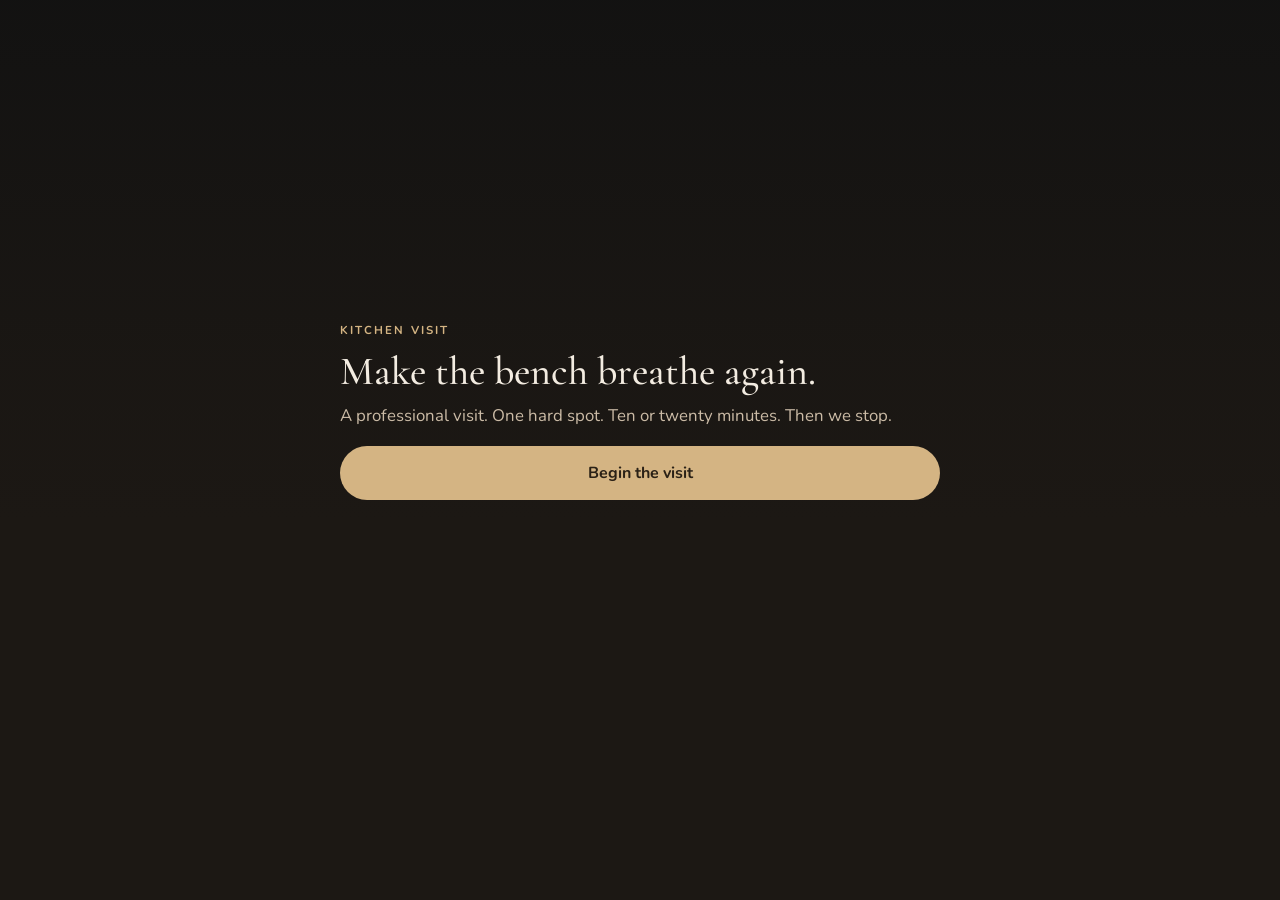
<file: index.html>
<!DOCTYPE html>
<html lang="en-AU">
<head>
<meta charset="UTF-8">
<meta name="viewport" content="width=device-width, initial-scale=1, viewport-fit=cover">
<meta name="theme-color" content="#1c1814">
<meta name="apple-mobile-web-app-capable" content="yes">
<title>Kitchen Organiser</title>
<link href="https://fonts.googleapis.com/css2?family=Cormorant+Garamond:ital,wght@0,500;0,600;1,500&family=Nunito:wght@400;500;600;700&display=swap" rel="stylesheet">
<style>
:root{--ink:#f3ece1;--mute:#cbbba6;--gold:#d4b483;--deep:#1c1814;--card:#2a241e;--line:#3b332b;--sage:#9aa890}
*{box-sizing:border-box}
html,body{margin:0;padding:0;background:var(--deep);color:var(--ink)}
body{font-family:Nunito,system-ui,sans-serif;line-height:1.5;min-height:100vh}
.hero{
  position:relative;min-height:58vh;display:flex;align-items:flex-end;
  background:#111 url("https://images.unsplash.com/photo-1556912173-3bb406ef7e77?auto=format&fit=crop&w=1600&q=80") center/cover no-repeat;
}
.hero:after{content:"";position:absolute;inset:0;background:linear-gradient(180deg,rgba(28,24,20,.15),rgba(28,24,20,.82) 70%, #1c1814)}
.hero-inner{position:relative;z-index:1;padding:28px 20px 22px;max-width:640px;margin:0 auto;width:100%}
.tiny{letter-spacing:.18em;text-transform:uppercase;color:var(--gold);font-size:.72rem;font-weight:700;margin:0 0 10px}
h1{font-family:"Cormorant Garamond",Georgia,serif;font-weight:500;font-size:2.5rem;line-height:1.08;margin:0 0 10px}
.lede{color:var(--mute);margin:0 0 18px;font-size:1.05rem}
main{max-width:640px;margin:0 auto;padding:8px 18px 72px}
.choice,.panel{width:100%;background:var(--card);border:1px solid var(--line);border-radius:18px;color:inherit}
.choice{display:block;text-align:left;padding:16px;margin:0 0 10px;font:inherit}
.choice strong{display:block;font-size:1.08rem;margin-bottom:3px}
.choice span{color:var(--mute);font-size:.95rem}
.pill,.ghost{display:block;width:100%;text-align:center;border-radius:999px;padding:15px;font:inherit;font-weight:700}
.pill{background:var(--gold);color:#2a2116;border:0}
.ghost{background:transparent;color:var(--gold);border:1px solid #5a4c3a;margin-top:8px}
.panel{padding:16px;margin:0 0 12px}
.label{color:var(--gold);letter-spacing:.14em;text-transform:uppercase;font-size:.72rem;font-weight:700;margin:0 0 8px}
.check{display:flex;gap:12px;padding:11px 0;border-top:1px solid var(--line)}
.check:first-of-type{border-top:0}
.check input{width:22px;height:22px;accent-color:var(--gold);margin-top:2px}
.check.done span{color:var(--mute);text-decoration:line-through}
</style>
</head>
<body>
<div id="app"></div>
<script>
const S={time:null,pets:null,problem:null};
const problems={
  bench:{title:"The bench is always buried",blurb:"Post, mugs, food and tools live on the worktop.",session:"Landing strip"},
  pantry:{title:"There is no real pantry",blurb:"Food is stacked, lost, and bought twice.",session:"Food home"},
  deep:{title:"Deep cupboards swallow things",blurb:"The back is a graveyard of tins and gadgets.",session:"Reach and see"},
  small:{title:"The kitchen is too small",blurb:"No spare floor, no spare bench.",session:"Height first"},
  stuff:{title:"There is simply too much",blurb:"Cupboards are full and still overflowing.",session:"One category"}
};
function plans(){
  const short=S.time==="10", pets=S.pets==="yes";
  const extra=pets?" Leave a clear floor path for bowls and paws. Pet food gets its own bin, not the bench.":"";
  const map={
    bench:{why:"A bench is a landing strip, not a cupboard."+extra,avoid:"Do not empty every cupboard today.",now:short?["Set a ten-minute timer.","Clear ONE stretch of bench.","Put back only the kettle and one daily tool.","Drop the rest in a box marked Later."]:["Set a twenty-minute timer.","Clear the whole main bench.","Sort: daily / belongs elsewhere / leave.","Put back kettle plus one daily tool."],next:"Keep that stretch empty through one meal tomorrow.",buy:"A shallow tray and one utensil crock. No container set yet."},
    pantry:{why:"Food needs one home. Mixed shelves make you buy duplicates."+extra,avoid:"Do not buy a pantry unit today.",now:short?["Pick one food-only cupboard.","Bin expired packets without a debate.","Group breakfast, cooking, snacks.","Labels facing you."]:["Empty the best food cupboard.","Bin expired food.","Zone breakfast / cooking / snacks.","Daily food at eye level."],next:"Only restock that cupboard tomorrow.",buy:"Later: pull-out rack, baskets, or a lazy susan. Measure first."},
    deep:{why:"Deep shelves fail at the back, not the door."+extra,avoid:"Do not stack taller.",now:short?["Open the worst deep cupboard.","Take out the front row only.","Everyday items at the front.","Bulk to the side, not behind."]:["Empty one deep cupboard.","Weekly-use at the front.","Rare items up or out.","Add a tray or turntable if you have one."],next:"Use that cupboard once tomorrow and notice if you can see everything.",buy:"A pull-out tray or lazy susan. Measure the shelf."},
    small:{why:"Small kitchens fail when we add more floor furniture."+extra,avoid:"No extra trolley until the walls work.",now:short?["Look up for empty wall or fridge-top.","Clear one bench stretch.","Move one rarely used appliance off the bench."]:["Map work, storage, landing, maintenance.","Clear the work stretch.","Move rarely used tools up or out."],next:"Cook one simple meal on the cleared stretch.",buy:"One slim wall shelf or rail. Walls before trolleys."},
    stuff:{why:"You cannot organise volume you do not need."+extra,avoid:"No whole-room purge.",now:short?["One category only: mugs, containers, or lids.","Keep what you used this week.","The rest goes in a Decide box."]:["One category.","A week's worth stays.","Leave-the-house pile by the door.","Do not start category two."],next:"Open the Decide box in seven days.",buy:"Nothing until that box has been emptied once."}
  };
  const p=map[S.problem];
  if(pets) p.now=p.now.concat(["Keep pet bowls off the cleared bench."]);
  return p;
}
function go(n){render(n);window.scrollTo(0,0)}
function choices(arr){return arr.map(x=>`<button class="choice" data-v="${x.v}"><strong>${x.t}</strong><span>${x.s}</span></button>`).join("")}
function render(name){
  const root=document.getElementById("app");
  if(name==="home"){
    root.innerHTML=`<section class="hero"><div class="hero-inner">
      <p class="tiny">Kitchen visit</p>
      <h1>Make the bench breathe again.</h1>
      <p class="lede">A professional visit. One hard spot. Ten or twenty minutes. Then we stop.</p>
      <button class="pill" id="start">Begin the visit</button>
    </div></section>`;
    document.getElementById("start").onclick=()=>go("time");
    return;
  }
  let inner="";
  if(name==="time") inner=`<p class="tiny">Step 1 of 3</p><h1>How long have you got?</h1><p class="lede">Finished beats heroic.</p>${choices([{v:"10",t:"Ten minutes",s:"One stretch of bench or one cupboard."},{v:"20",t:"Twenty minutes",s:"Still one zone. A little more sorting."}])}`;
  if(name==="pets") inner=`<p class="tiny">Step 2 of 3</p><h1>Do the animals use this kitchen?</h1><p class="lede">Bowls and traffic change the plan.</p>${choices([{v:"yes",t:"Yes",s:"Clear floor path and a pet-food home."},{v:"no",t:"Not today",s:"We can use the floor edge if needed."}])}`;
  if(name==="problem") inner=`<p class="tiny">Step 3 of 3</p><h1>What is hardest right now?</h1><p class="lede">Pick the thing that nags you when you walk in.</p>`+Object.keys(problems).map(id=>`<button class="choice" data-v="${id}"><strong>${problems[id].title}</strong><span>${problems[id].blurb}</span></button>`).join("");
  if(name==="plan"){
    const p=plans(), meta=problems[S.problem], key=S.problem+":"+S.time+":"+S.pets;
    const saved=JSON.parse(localStorage.getItem("ko-ticks")||"{}")[key]||{};
    inner=`<p class="tiny">${meta.session} · ${S.time} minutes</p><h1>${meta.title}</h1><p class="lede">Do the list. Stop when the time ends.</p>
      <div class="panel"><p class="label">This session</p>${p.now.map((s,i)=>`<label class="check ${saved[i]?"done":""}"><input type="checkbox" data-i="${i}" ${saved[i]?"checked":""}><span>${s}</span></label>`).join("")}</div>
      <div class="panel"><p class="label">Why this works</p><p>${p.why}</p></div>
      <div class="panel"><p class="label">Do not do this</p><p>${p.avoid}</p></div>
      <div class="panel"><p class="label">Tomorrow</p><p>${p.next}</p></div>
      <div class="panel"><p class="label">Buy later</p><p>${p.buy}</p></div>
      <button class="pill" id="enough">That is enough for today</button>
      <button class="ghost" id="again">Choose a different problem</button>`;
  }
  if(name==="done") inner=`<p class="tiny">Session closed</p><h1>Stop while it still feels possible.</h1><p class="lede">Do not start a second room tonight.</p><button class="pill" id="home">Back to the start</button>`;
  if(name!=="home") root.innerHTML=`<main>${inner}</main>`;
  if(name==="time") root.querySelectorAll(".choice").forEach(b=>b.onclick=()=>{S.time=b.dataset.v;go("pets")});
  if(name==="pets") root.querySelectorAll(".choice").forEach(b=>b.onclick=()=>{S.pets=b.dataset.v;go("problem")});
  if(name==="problem") root.querySelectorAll(".choice").forEach(b=>b.onclick=()=>{S.problem=b.dataset.v;go("plan")});
  if(name==="plan"){
    root.querySelectorAll("input[type=checkbox]").forEach(box=>box.onchange=()=>{
      box.closest(".check").classList.toggle("done",box.checked);
      const all=JSON.parse(localStorage.getItem("ko-ticks")||"{}"); all[key=S.problem+":"+S.time+":"+S.pets]=all[key]||{}; all[key][box.dataset.i]=box.checked; localStorage.setItem("ko-ticks",JSON.stringify(all));
    });
    document.getElementById("enough").onclick=()=>go("done");
    document.getElementById("again").onclick=()=>go("problem");
  }
  if(name==="done") document.getElementById("home").onclick=()=>go("home");
}
render("home");
</script>
</body>
</html>
</file>
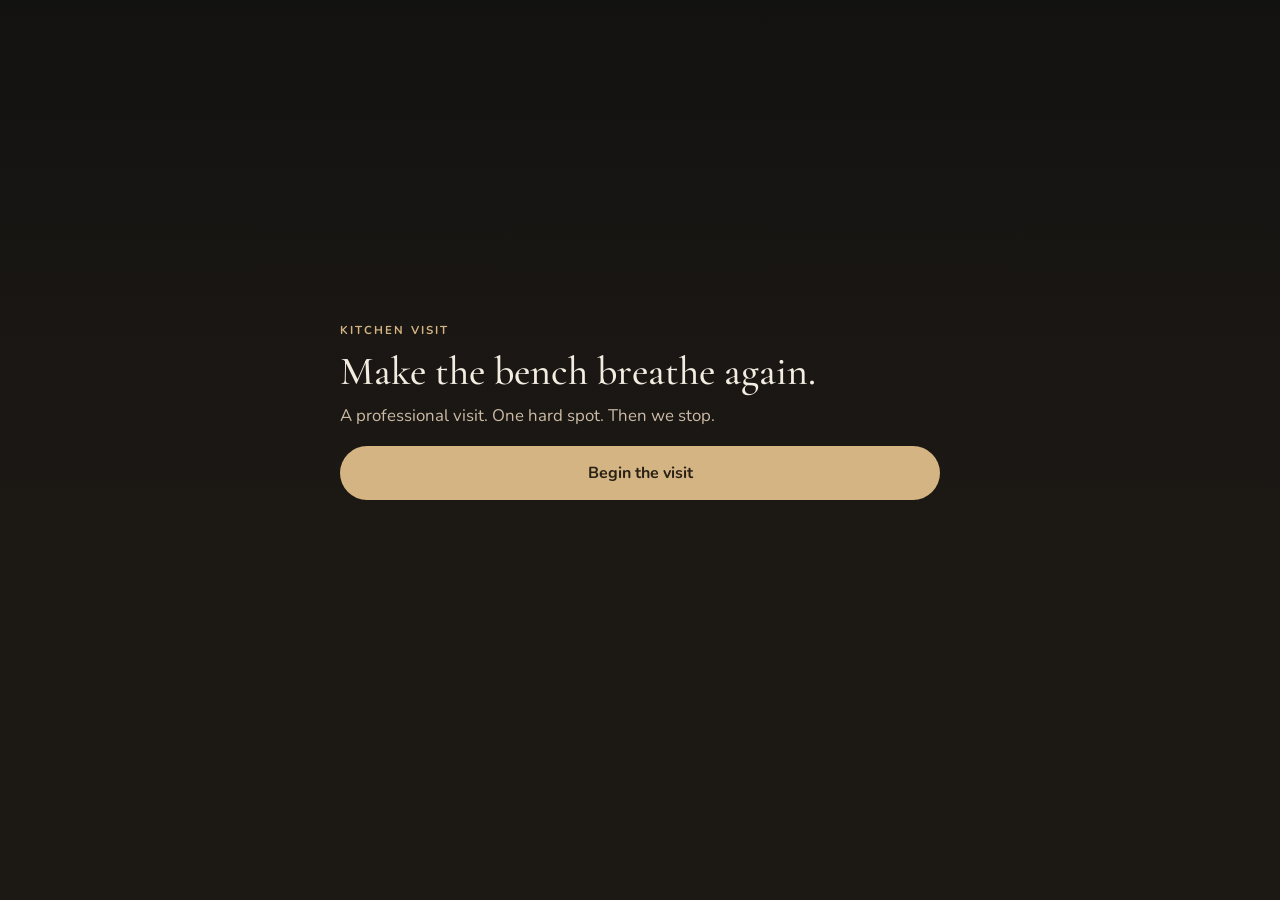
<file: kitchen/index.html>
<!DOCTYPE html>
<html lang="en-AU">
<head>
<meta charset="UTF-8">
<meta name="viewport" content="width=device-width, initial-scale=1, viewport-fit=cover">
<meta name="theme-color" content="#1c1814">
<meta http-equiv="Cache-Control" content="no-cache">
<title>Kitchen Organiser</title>
<link href="https://fonts.googleapis.com/css2?family=Cormorant+Garamond:ital,wght@0,500;0,600;1,500&family=Nunito:wght@400;500;600;700&display=swap" rel="stylesheet">
<style>
:root{--ink:#f3ece1;--mute:#cbbba6;--gold:#d4b483;--deep:#1c1814;--card:#2a241e;--line:#3b332b}
*{box-sizing:border-box}
html,body{margin:0;padding:0;background:var(--deep);color:var(--ink)}
body{font-family:Nunito,system-ui,sans-serif;line-height:1.5;min-height:100vh}
.hero{position:relative;min-height:58vh;display:flex;align-items:flex-end;background:#111 url("https://images.unsplash.com/photo-1556912173-3bb406ef7e77?auto=format&fit=crop&w=1600&q=80") center/cover no-repeat}
.hero:after{content:"";position:absolute;inset:0;background:linear-gradient(180deg,rgba(28,24,20,.15),rgba(28,24,20,.82) 70%,#1c1814)}
.hero-inner{position:relative;z-index:1;padding:28px 20px 22px;max-width:640px;margin:0 auto;width:100%}
.tiny{letter-spacing:.18em;text-transform:uppercase;color:var(--gold);font-size:.72rem;font-weight:700;margin:0 0 10px}
h1{font-family:"Cormorant Garamond",Georgia,serif;font-weight:500;font-size:2.5rem;line-height:1.08;margin:0 0 10px}
.lede{color:var(--mute);margin:0 0 18px;font-size:1.05rem}
main{max-width:640px;margin:0 auto;padding:8px 18px 72px}
.choice,.panel{width:100%;background:var(--card);border:1px solid var(--line);border-radius:18px;color:inherit}
.choice{display:block;text-align:left;padding:16px;margin:0 0 10px;font:inherit}
.choice strong{display:block;font-size:1.08rem;margin-bottom:3px}
.choice span{color:var(--mute);font-size:.95rem}
.pill,.ghost{display:block;width:100%;text-align:center;border-radius:999px;padding:15px;font:inherit;font-weight:700}
.pill{background:var(--gold);color:#2a2116;border:0}
.ghost{background:transparent;color:var(--gold);border:1px solid #5a4c3a;margin-top:8px}
.panel{padding:16px;margin:0 0 12px}
.label{color:var(--gold);letter-spacing:.14em;text-transform:uppercase;font-size:.72rem;font-weight:700;margin:0 0 8px}
.check{display:flex;gap:12px;padding:11px 0;border-top:1px solid var(--line)}
.check:first-of-type{border-top:0}
.check input{width:22px;height:22px;accent-color:var(--gold);margin-top:2px}
</style>
</head>
<body>
<div id="app"></div>
<script>
const S={time:null,pets:null,problem:null};
const problems={bench:{title:"The bench is always buried",blurb:"Post, mugs, food and tools live on the worktop.",session:"Landing strip"},pantry:{title:"There is no real pantry",blurb:"Food is stacked, lost, and bought twice.",session:"Food home"},deep:{title:"Deep cupboards swallow things",blurb:"The back is a graveyard of tins and gadgets.",session:"Reach and see"},small:{title:"The kitchen is too small",blurb:"No spare floor, no spare bench.",session:"Height first"},stuff:{title:"There is simply too much",blurb:"Cupboards are full and still overflowing.",session:"One category"}};
function plans(){
  const short=S.time==="10",pets=S.pets==="yes";
  const extra=pets?" Leave a clear floor path for bowls and paws.":"";
  const map={bench:{why:"A bench is a landing strip, not a cupboard."+extra,avoid:"Do not empty every cupboard today.",now:short?["Set a ten-minute timer.","Clear ONE stretch of bench.","Put back only the kettle and one daily tool.","Drop the rest in a box marked Later."]:["Set a twenty-minute timer.","Clear the whole main bench.","Sort: daily / elsewhere / leave.","Put back kettle plus one daily tool."],next:"Keep that stretch empty through one meal tomorrow.",buy:"A shallow tray and one utensil crock."},pantry:{why:"Food needs one home."+extra,avoid:"Do not buy a pantry unit today.",now:short?["Pick one food-only cupboard.","Bin expired packets.","Group breakfast, cooking, snacks.","Labels facing you."]:["Empty the best food cupboard.","Bin expired food.","Zone breakfast / cooking / snacks.","Daily food at eye level."],next:"Only restock that cupboard tomorrow.",buy:"Later: pull-out rack, baskets, or a lazy susan."},deep:{why:"Deep shelves fail at the back."+extra,avoid:"Do not stack taller.",now:short?["Open the worst deep cupboard.","Take out the front row only.","Everyday items at the front.","Bulk to the side, not behind."]:["Empty one deep cupboard.","Weekly-use at the front.","Rare items up or out.","Add a tray or turntable if you have one."],next:"Use that cupboard once tomorrow.",buy:"A pull-out tray or lazy susan."},small:{why:"Small kitchens fail when we add more floor furniture."+extra,avoid:"No extra trolley until the walls work.",now:short?["Look up for empty wall or fridge-top.","Clear one bench stretch.","Move one rarely used appliance off the bench."]:["Map work, storage, landing, maintenance.","Clear the work stretch.","Move rarely used tools up or out."],next:"Cook one simple meal on the cleared stretch.",buy:"One slim wall shelf or rail."},stuff:{why:"You cannot organise volume you do not need."+extra,avoid:"No whole-room purge.",now:short?["One category only: mugs, containers, or lids.","Keep what you used this week.","The rest goes in a Decide box."]:["One category.","A week's worth stays.","Leave-the-house pile by the door.","Do not start category two."],next:"Open the Decide box in seven days.",buy:"Nothing until that box has been emptied once."}};
  const p=map[S.problem]; if(pets) p.now=p.now.concat(["Keep pet bowls off the cleared bench."]); return p;
}
function go(n){render(n);window.scrollTo(0,0)}
function choices(arr){return arr.map(x=>`<button class=\"choice\" data-v=\"${x.v}\"><strong>${x.t}</strong><span>${x.s}</span></button>`).join("")}
function render(name){
  const root=document.getElementById("app");
  if(name==="home"){
    root.innerHTML=`<section class=\"hero\"><div class=\"hero-inner\"><p class=\"tiny\">Kitchen visit</p><h1>Make the bench breathe again.</h1><p class=\"lede\">A professional visit. One hard spot. Then we stop.</p><button class=\"pill\" id=\"start\">Begin the visit</button></div></section>`;
    document.getElementById("start").onclick=()=>go("time"); return;
  }
  let inner="";
  if(name==="time") inner=`<p class=\"tiny\">Step 1 of 3</p><h1>How long have you got?</h1><p class=\"lede\">Finished beats heroic.</p>`+choices([{v:"10",t:"Ten minutes",s:"One stretch of bench or one cupboard."},{v:"20",t:"Twenty minutes",s:"Still one zone."}]);
  if(name==="pets") inner=`<p class=\"tiny\">Step 2 of 3</p><h1>Do the animals use this kitchen?</h1>`+choices([{v:"yes",t:"Yes",s:"Clear floor path and a pet-food home."},{v:"no",t:"Not today",s:"We can use the floor edge."}]);
  if(name==="problem") inner=`<p class=\"tiny\">Step 3 of 3</p><h1>What is hardest right now?</h1>`+Object.keys(problems).map(id=>`<button class=\"choice\" data-v=\"${id}\"><strong>${problems[id].title}</strong><span>${problems[id].blurb}</span></button>`).join("");
  if(name==="plan"){
    const p=plans(),meta=problems[S.problem];
    inner=`<p class=\"tiny\">${meta.session}</p><h1>${meta.title}</h1><div class=\"panel\"><p class=\"label\">This session</p>${p.now.map(s=>`<label class=\"check\"><input type=\"checkbox\"><span>${s}</span></label>`).join("")}</div><div class=\"panel\"><p class=\"label\">Why this works</p><p>${p.why}</p></div><div class=\"panel\"><p class=\"label\">Do not do this</p><p>${p.avoid}</p></div><div class=\"panel\"><p class=\"label\">Tomorrow</p><p>${p.next}</p></div><button class=\"pill\" id=\"enough\">That is enough for today</button>`;
  }
  if(name==="done") inner=`<p class=\"tiny\">Session closed</p><h1>Stop while it still feels possible.</h1><button class=\"pill\" id=\"home\">Back to the start</button>`;
  if(name!=="home") root.innerHTML=`<main>${inner}</main>`;
  if(name==="time") root.querySelectorAll(".choice").forEach(b=>b.onclick=()=>{S.time=b.dataset.v;go("pets")});
  if(name==="pets") root.querySelectorAll(".choice").forEach(b=>b.onclick=()=>{S.pets=b.dataset.v;go("problem")});
  if(name==="problem") root.querySelectorAll(".choice").forEach(b=>b.onclick=()=>{S.problem=b.dataset.v;go("plan")});
  if(name==="plan") document.getElementById("enough").onclick=()=>go("done");
  if(name==="done") document.getElementById("home").onclick=()=>go("home");
}
render("home");
</script>
</body>
</html>
</file>
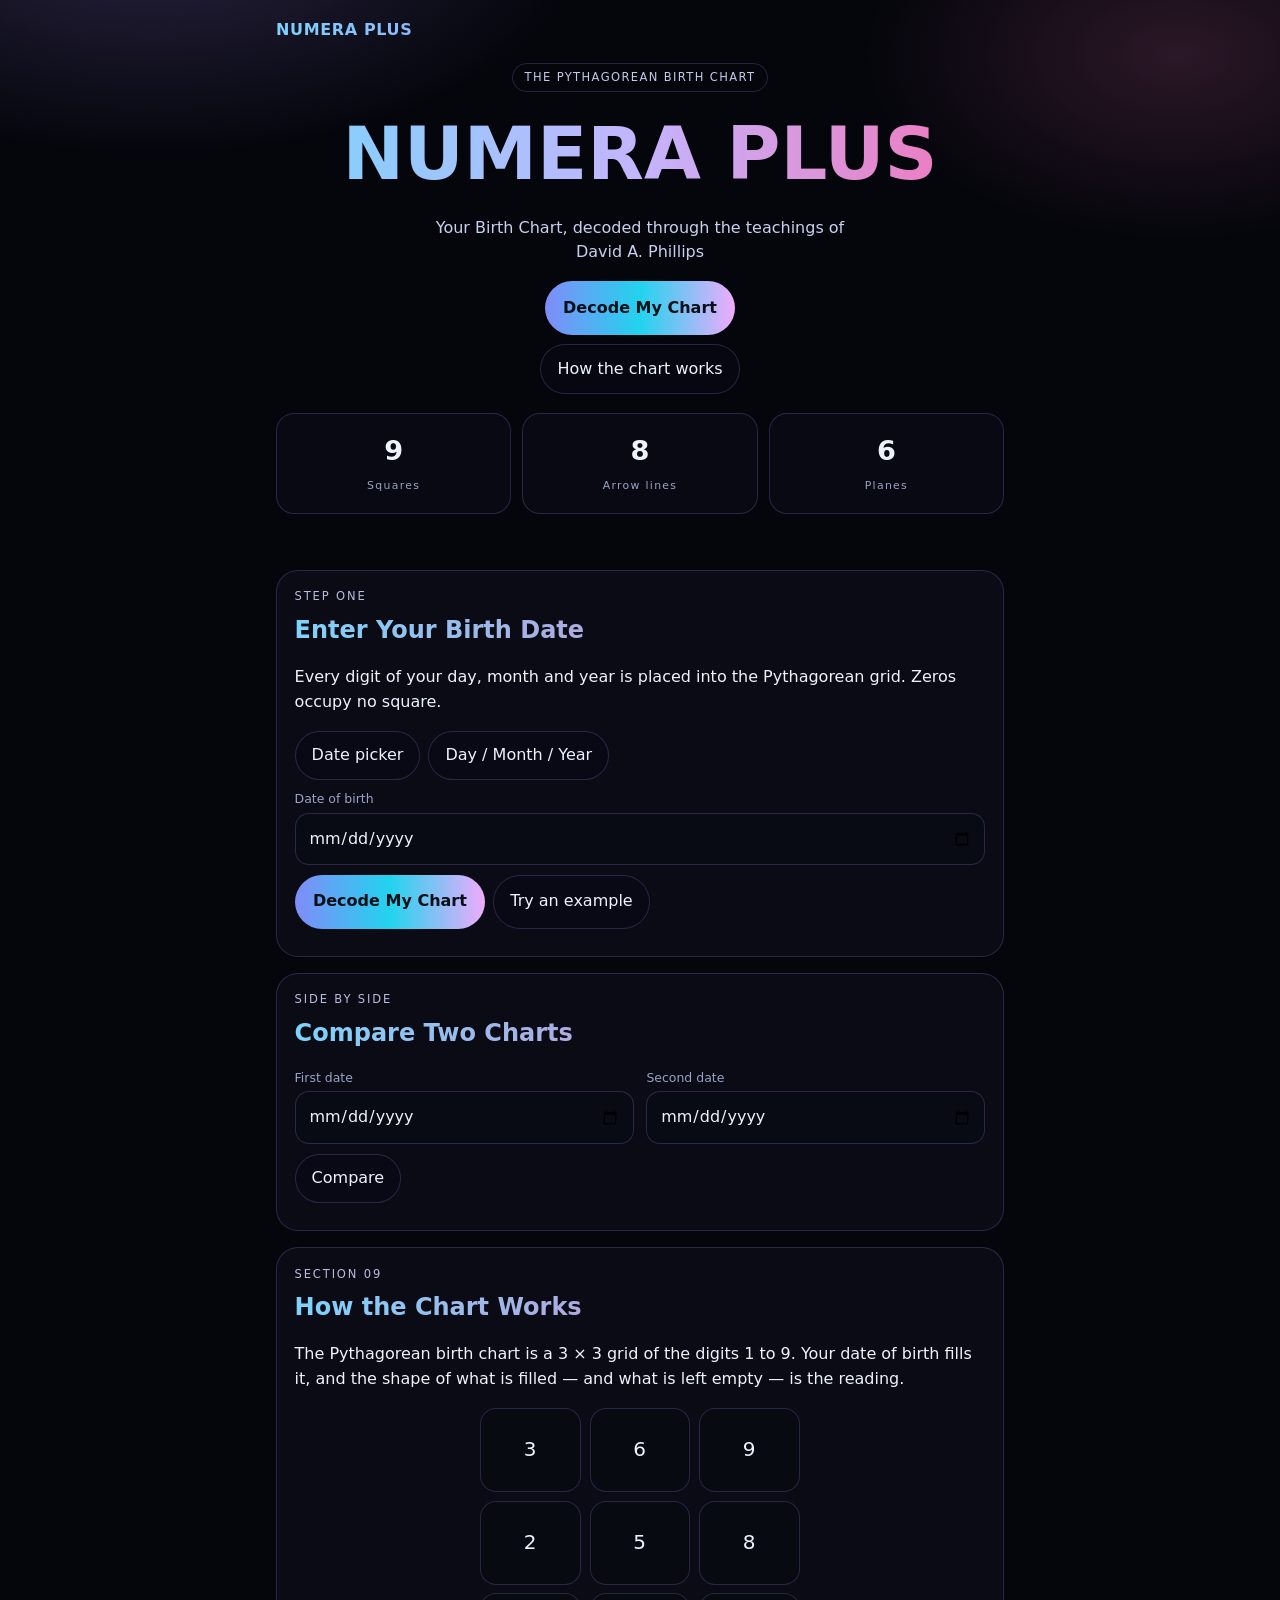
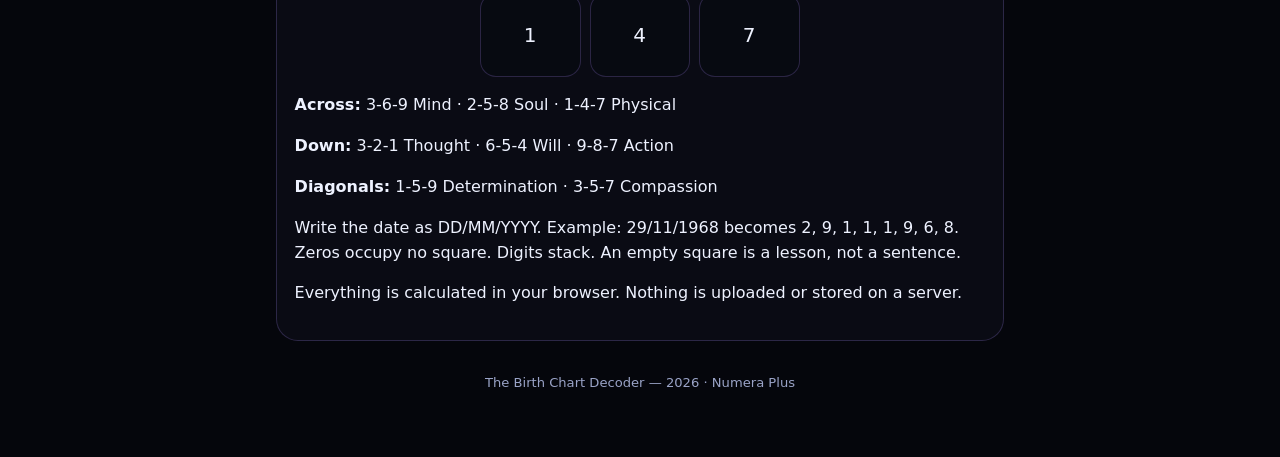
<file: numera-plus/index.html>
<!DOCTYPE html>
<html lang="en">
<head>
<meta charset="UTF-8">
<meta name="viewport" content="width=device-width, initial-scale=1">
<meta name="theme-color" content="#05060c">
<meta name="description" content="Numera Plus — Pythagorean Birth Chart decoder through the teachings of David A. Phillips.">
<title>Numera Plus</title>
<link rel="manifest" href="./manifest.json">
<link rel="icon" href="./icon.svg" type="image/svg+xml">
<style>
:root{--bg:#05060c;--line:rgba(167,139,250,.22);--text:#eef2ff;--muted:#9aa3c7}
*{box-sizing:border-box}html{scroll-behavior:smooth}
body{margin:0;background:var(--bg);color:var(--text);font-family:system-ui,sans-serif;line-height:1.55}
body:before{content:"";position:fixed;inset:0;z-index:-1;pointer-events:none;background:radial-gradient(800px 420px at 12% -8%,rgba(167,139,250,.22),transparent 55%),radial-gradient(640px 380px at 92% 6%,rgba(244,114,182,.16),transparent 50%)}
.wrap{max-width:760px;margin:0 auto;padding:1.1rem 1rem 4rem}
.brand{font-weight:700;letter-spacing:.04em;background:linear-gradient(90deg,#7dd3fc,#a78bfa,#f472b6);-webkit-background-clip:text;background-clip:text;color:transparent}
.pill{display:inline-block;border:1px solid var(--line);border-radius:999px;padding:.28rem .7rem;font-size:.72rem;letter-spacing:.12em;text-transform:uppercase;color:#c4c9e8}
.hero{text-align:center;padding:1.3rem 0}
h1{font-size:clamp(2.4rem,12vw,4.6rem);margin:.3rem 0;background:linear-gradient(90deg,#7dd3fc,#c4b5fd,#f472b6);-webkit-background-clip:text;background-clip:text;color:transparent}
.tag{color:#c9d0ee;max-width:26rem;margin:.3rem auto 1rem}
button{font:inherit;cursor:pointer;border-radius:999px}
.cta{border:0;padding:.9rem 1.15rem;color:#081018;font-weight:700;background:linear-gradient(90deg,#818cf8,#22d3ee,#f0abfc)}
.ghost,.tiny{border:1px solid var(--line);background:rgba(8,10,20,.55);color:var(--text);padding:.7rem 1rem}
.stats{display:grid;grid-template-columns:repeat(3,1fr);gap:.7rem;margin:1.2rem 0}
.stat{border:1px solid var(--line);border-radius:18px;padding:1rem .4rem;text-align:center;background:rgba(10,12,22,.7)}
.stat b{display:block;font-size:1.7rem}.stat span{font-size:.68rem;letter-spacing:.12em;color:var(--muted)}
.card{border:1px solid var(--line);border-radius:22px;padding:1.1rem;margin:1rem 0;background:rgba(12,14,24,.78)}
.kicker{font-size:.72rem;letter-spacing:.16em;text-transform:uppercase;color:#b7bddf;margin:0 0 .35rem}
h2{margin:.2rem 0 .5rem;background:linear-gradient(90deg,#7dd3fc,#f472b6);-webkit-background-clip:text;background-clip:text;color:transparent}
label{display:block;font-size:.78rem;color:var(--muted);margin:.5rem 0 .25rem}
input{width:100%;background:#090b14;color:var(--text);border:1px solid var(--line);border-radius:14px;padding:.75rem .8rem;font:inherit}
.row{display:flex;gap:.5rem;flex-wrap:wrap;margin:.6rem 0}
.grid{display:grid;grid-template-columns:repeat(3,1fr);gap:.55rem;max-width:320px;margin:0 auto}
.cell{min-height:84px;border-radius:16px;border:1px solid var(--line);background:rgba(8,10,18,.8);display:flex;flex-direction:column;align-items:center;justify-content:center}
.cell.empty{opacity:.55}.n{font-size:1.25rem;letter-spacing:.04em}.q{font-size:.68rem;color:var(--muted)}
.bar{display:grid;grid-template-columns:110px 1fr 28px;gap:.5rem;align-items:center;margin:.35rem 0}
.track{height:8px;background:#14182a;border-radius:99px;overflow:hidden}
.fill{height:100%;background:linear-gradient(90deg,#7dd3fc,#f472b6)}
.chip{display:inline-block;border:1px solid var(--line);border-radius:999px;padding:.28rem .65rem;margin:.15rem;font-size:.82rem}
.good{color:#5eead4}.lesson{color:#f9a8d4}
.compare{display:grid;gap:.8rem}
@media(min-width:700px){.compare{grid-template-columns:1fr 1fr}}
footer{margin-top:2rem;text-align:center;color:var(--muted);font-size:.82rem}
[hidden]{display:none!important}
</style>
</head>
<body>
<div class="wrap">
<div class="brand">NUMERA PLUS</div>
<section class="hero">
<div class="pill">The Pythagorean Birth Chart</div>
<h1>NUMERA PLUS</h1>
<p class="tag">Your Birth Chart, decoded through the teachings of David A. Phillips</p>
<button class="cta" onclick="document.getElementById('decode').scrollIntoView({behavior:'smooth'})">Decode My Chart</button>
<div class="row" style="justify-content:center"><button class="ghost" onclick="document.getElementById('how').scrollIntoView({behavior:'smooth'})">How the chart works</button></div>
<div class="stats"><div class="stat"><b>9</b><span>Squares</span></div><div class="stat"><b>8</b><span>Arrow lines</span></div><div class="stat"><b>6</b><span>Planes</span></div></div>
</section>
<section class="card" id="decode">
<p class="kicker">Step one</p>
<h2>Enter Your Birth Date</h2>
<p>Every digit of your day, month and year is placed into the Pythagorean grid. Zeros occupy no square.</p>
<div class="row">
<button class="tiny" type="button" onclick="setMode('picker')">Date picker</button>
<button class="tiny" type="button" onclick="setMode('manual')">Day / Month / Year</button>
</div>
<div id="pickerBox"><label for="dob">Date of birth</label><input id="dob" type="date"></div>
<div id="manualBox" hidden>
<div class="compare">
<div><label for="dd">Day</label><input id="dd" inputmode="numeric" maxlength="2" placeholder="29"></div>
<div><label for="mm">Month</label><input id="mm" inputmode="numeric" maxlength="2" placeholder="11"></div>
<div><label for="yyyy">Year</label><input id="yyyy" inputmode="numeric" maxlength="4" placeholder="1968"></div>
</div></div>
<div class="row">
<button class="cta" type="button" onclick="decodeSelf()">Decode My Chart</button>
<button class="tiny" type="button" onclick="loadExample()">Try an example</button>
</div>
</section>
<section class="card" id="resultCard" hidden>
<p class="kicker">Your reading</p>
<h2 id="resultTitle">Your chart</h2>
<p id="resultMeta"></p>
<div class="grid" id="grid"></div>
<div id="planes"></div>
<div id="numbers"></div>
<div class="row"><button class="tiny" type="button" onclick="window.print()">Print</button></div>
</section>
<section class="card" id="compare">
<p class="kicker">Side by side</p>
<h2>Compare Two Charts</h2>
<div class="compare">
<div><label for="dobA">First date</label><input id="dobA" type="date"></div>
<div><label for="dobB">Second date</label><input id="dobB" type="date"></div>
</div>
<div class="row"><button class="tiny" type="button" onclick="compareCharts()">Compare</button></div>
<div id="compareOut"></div>
</section>
<section class="card" id="how">
<p class="kicker">Section 09</p>
<h2>How the Chart Works</h2>
<p>The Pythagorean birth chart is a 3 × 3 grid of the digits 1 to 9. Your date of birth fills it, and the shape of what is filled — and what is left empty — is the reading.</p>
<div class="grid">
<div class="cell"><span class="n">3</span></div><div class="cell"><span class="n">6</span></div><div class="cell"><span class="n">9</span></div>
<div class="cell"><span class="n">2</span></div><div class="cell"><span class="n">5</span></div><div class="cell"><span class="n">8</span></div>
<div class="cell"><span class="n">1</span></div><div class="cell"><span class="n">4</span></div><div class="cell"><span class="n">7</span></div>
</div>
<p><b>Across:</b> 3-6-9 Mind · 2-5-8 Soul · 1-4-7 Physical</p>
<p><b>Down:</b> 3-2-1 Thought · 6-5-4 Will · 9-8-7 Action</p>
<p><b>Diagonals:</b> 1-5-9 Determination · 3-5-7 Compassion</p>
<p>Write the date as DD/MM/YYYY. Example: 29/11/1968 becomes 2, 9, 1, 1, 1, 9, 6, 8. Zeros occupy no square. Digits stack. An empty square is a lesson, not a sentence.</p>
<p>Everything is calculated in your browser. Nothing is uploaded or stored on a server.</p>
</section>
<footer>The Birth Chart Decoder — 2026 · Numera Plus</footer>
</div>
<script>
const ORDER=[3,6,9,2,5,8,1,4,7];
const LINES=[
{id:'mind',nums:[3,6,9],plane:'Mind',strength:'Intellect',empty:'Poor Memory'},
{id:'soul',nums:[2,5,8],plane:'Soul',strength:'Emotional Balance',empty:'Hypersensitivity'},
{id:'physical',nums:[1,4,7],plane:'Physical',strength:'Practicality',empty:'Impracticality'},
{id:'thought',nums:[3,2,1],plane:'Thought',strength:'The Planner',empty:'Confusion'},
{id:'will',nums:[6,5,4],plane:'Will',strength:'The Will',empty:'Frustration'},
{id:'action',nums:[9,8,7],plane:'Action',strength:'Activity',empty:'Hesitation'},
{id:'det',nums:[1,5,9],plane:'Determination',strength:'Determination',empty:'Resignation'},
{id:'comp',nums:[3,5,7],plane:'Compassion',strength:'Compassion',empty:'The Enquirer (scepticism)'}
];
const PLANES6=['mind','soul','physical','thought','will','action'];
const MEANING={
1:{name:'Expression',t:'Communication and individuality.'},
2:{name:'Intuition',t:'Sensitivity, pairing, and quiet knowing.'},
3:{name:'Memory',t:'Recall and making sense.'},
4:{name:'Order',t:'Practicality and workable shape.'},
5:{name:'Freedom',t:'Love, change, and room to move.'},
6:{name:'Imagination',t:'Creativity and responsibility.'},
7:{name:'Learning',t:'Patience and lived wisdom.'},
8:{name:'Worldly wisdom',t:'Independence and judgement.'},
9:{name:'Ideal',t:'Ambition with a humanitarian tilt.'}
};
const RULING={2:'intuition and peacemaking',3:'express, remember, teach',4:'build steadily',5:'freedom as teacher',6:'create and care',7:'learn by living it',8:'handle the world with integrity',9:'serve a wider ideal',10:'a completed cycle, then a simpler start',11:'high voltage — ground it in kindness',22:'master builder underpinned by the 4'};
function setMode(mode){
 document.getElementById('pickerBox').hidden=mode!=='picker';
 document.getElementById('manualBox').hidden=mode!=='manual';
}
function parseParts(dd,mm,yyyy){
 const d=+dd,m=+mm,y=+yyyy;
 if(!d||!m||!y||d<1||d>31||m<1||m>12||y<1000||y>2100) return null;
 return {d:d,m:m,y:y,label:String(d).padStart(2,'0')+'/'+String(m).padStart(2,'0')+'/'+y};
}
function fromPicker(id){
 const v=document.getElementById(id).value; if(!v) return null;
 const p=v.split('-'); return parseParts(p[2],p[1],p[0]);
}
function currentDate(){
 return !document.getElementById('manualBox').hidden ? parseParts(document.getElementById('dd').value,document.getElementById('mm').value,document.getElementById('yyyy').value) : fromPicker('dob');
}
function padDate(p){return String(p.d).padStart(2,'0')+String(p.m).padStart(2,'0')+String(p.y)}
function rulingOf(p){
 const raw=[...padDate(p)].reduce(function(a,c){return a+Number(c)},0);
 if(raw===22) return {raw:raw,ruling:22,label:'22/4'};
 if(raw===11) return {raw:raw,ruling:11,label:'11'};
 var n=raw; while(n>11 && n!==22) n=[...String(n)].reduce(function(a,c){return a+Number(c)},0);
 if(n===22) return {raw:raw,ruling:22,label:'22/4'};
 return {raw:raw,ruling:n,label:String(n)};
}
function countsOf(p){
 const raw=padDate(p); const counts={0:0,1:0,2:0,3:0,4:0,5:0,6:0,7:0,8:0,9:0};
 for(var i=0;i<raw.length;i++) counts[Number(raw[i])]++;
 return counts;
}
function lineState(counts,line){
 const present=line.nums.filter(function(n){return counts[n]>0}).length;
 return present===3?'strength':present===0?'empty':'partial';
}
function chartOf(p){
 const counts=countsOf(p); const ruling=rulingOf(p);
 const arrows=LINES.map(function(line){
  return Object.assign({},line,{state:lineState(counts,line),score:line.nums.reduce(function(a,n){return a+counts[n]},0)});
 });
 return {p:p,counts:counts,ruling:ruling,arrows:arrows};
}
function stack(n,c){return c?String(n).repeat(c):'\u2014'}
function renderGrid(el,counts){
 el.innerHTML=ORDER.map(function(n){
  const c=counts[n];
  return '<div class="cell '+(c?'hot':'empty')+'"><span class="n">'+stack(n,c)+'</span><span class="q">'+(c?c+' in square '+n:'empty '+n)+'</span></div>';
 }).join('');
}
function renderPlanes(el,chart){
 const rows=PLANES6.map(function(id){return chart.arrows.filter(function(a){return a.id===id})[0]});
 const max=Math.max(1, Math.max.apply(null, rows.map(function(a){return a.score})));
 el.innerHTML=rows.map(function(a){
  return '<div class="bar"><span>'+a.plane+'</span><div class="track"><div class="fill" style="width:'+Math.round(a.score/max*100)+'%"></div></div><span>'+a.score+'</span></div>';
 }).join('');
}
function renderReading(chart){
 const strength=chart.arrows.filter(function(a){return a.state==='strength'});
 const empty=chart.arrows.filter(function(a){return a.state==='empty'});
 const r=chart.ruling;
 var html='<p><b>Ruling Number '+r.label+'</b> \u00b7 sum '+r.raw+'. '+(RULING[r.ruling]||'')+'</p>';
 html+='<p class="kicker">Arrows of Strength</p>';
 html+=strength.length?strength.map(function(a){return '<span class="chip good">'+a.strength+'</span>'}).join(''):'<span class="chip">No complete strength arrows.</span>';
 html+='<p class="kicker">Arrows of Emptiness</p>';
 html+=empty.length?empty.map(function(a){return '<span class="chip lesson">'+a.empty+'</span>'}).join(''):'<span class="chip">No empty arrows.</span>';
 strength.forEach(function(a){html+='<h3>'+a.strength+'</h3><p>The '+a.nums.join('-')+' line is complete. A fluent gift on the '+a.plane+' line.</p>'});
 empty.forEach(function(a){html+='<h3>'+a.empty+'</h3><p>The '+a.nums.join('-')+' line is empty. A lesson, not a sentence.</p>'});
 html+='<h3>Your numbers</h3>';
 for(var n=1;n<=9;n++){
  const c=chart.counts[n]; const m=MEANING[n];
  html+='<p><b>'+(c?String(n).repeat(c):'No '+n)+'</b> \u2014 '+m.name+'. '+(c?m.t:'This square is empty, so the quality is learned.')+'</p>';
 }
 document.getElementById('numbers').innerHTML=html;
}
function showChart(chart){
 document.getElementById('resultCard').hidden=false;
 document.getElementById('resultTitle').textContent=chart.p.label;
 document.getElementById('resultMeta').textContent='Digits placed, zeros ignored. Calculated only in this browser.';
 renderGrid(document.getElementById('grid'),chart.counts);
 renderPlanes(document.getElementById('planes'),chart);
 renderReading(chart);
 document.getElementById('resultCard').scrollIntoView({behavior:'smooth'});
 try{localStorage.setItem('numera-plus-last',JSON.stringify(chart.p))}catch(e){}
}
function decodeSelf(){
 const p=currentDate();
 if(!p){alert('Enter a full birth date first.');return;}
 showChart(chartOf(p));
}
function loadExample(){
 setMode('manual');
 document.getElementById('dd').value='29';
 document.getElementById('mm').value='11';
 document.getElementById('yyyy').value='1968';
 document.getElementById('dob').value='1968-11-29';
 showChart(chartOf({d:29,m:11,y:1968,label:'29/11/1968'}));
}
function compareCharts(){
 const a=fromPicker('dobA'), b=fromPicker('dobB');
 if(!a||!b){alert('Choose two dates to compare.');return;}
 const A=chartOf(a), B=chartOf(b);
 function setOf(chart,state){return chart.arrows.filter(function(x){return x.state===state}).map(function(x){return x.id})}
 function names(id){return LINES.filter(function(l){return l.id===id})[0]}
 const sA=setOf(A,'strength'), sB=setOf(B,'strength'), eA=setOf(A,'empty'), eB=setOf(B,'empty');
 document.getElementById('compareOut').innerHTML='<div class="compare"><div><p><b>'+A.p.label+'</b> \u00b7 Ruling '+A.ruling.label+'</p><div class="grid" id="gA"></div></div><div><p><b>'+B.p.label+'</b> \u00b7 Ruling '+B.ruling.label+'</p><div class="grid" id="gB"></div></div></div><p><b>Shared strengths:</b> '+(sA.filter(function(id){return sB.indexOf(id)>=0}).map(function(id){return names(id).strength}).join(', ')||'none')+'</p><p><b>Shared lessons:</b> '+(eA.filter(function(id){return eB.indexOf(id)>=0}).map(function(id){return names(id).empty}).join(', ')||'none')+'</p>';
 renderGrid(document.getElementById('gA'),A.counts);
 renderGrid(document.getElementById('gB'),B.counts);
}
setMode('picker');
try{
 const last=JSON.parse(localStorage.getItem('numera-plus-last')||'null');
 if(last) document.getElementById('dob').value=last.y+'-'+String(last.m).padStart(2,'0')+'-'+String(last.d).padStart(2,'0');
}catch(e){}
if('serviceWorker' in navigator) navigator.serviceWorker.register('./sw.js');
</script>
</body></html>
</file>
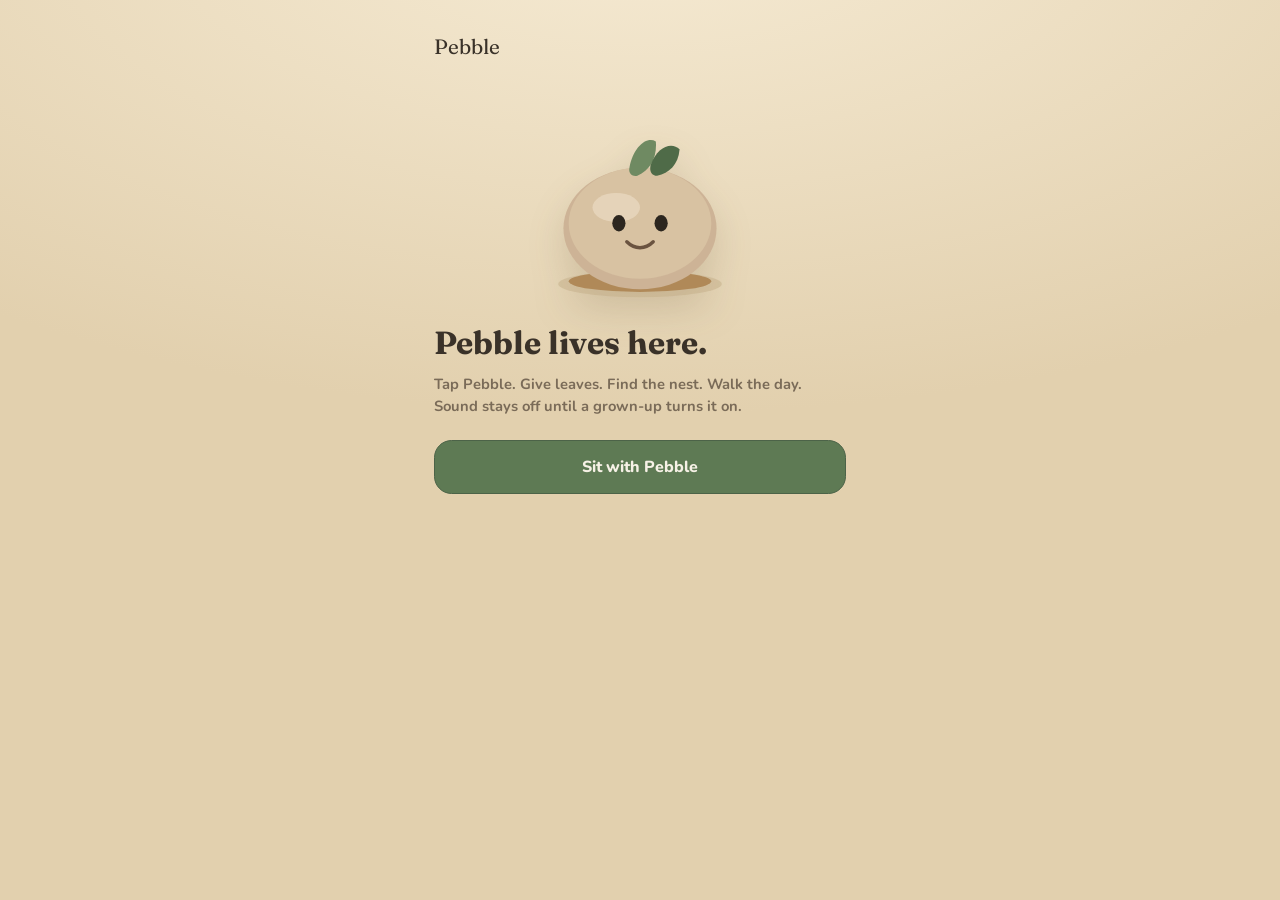
<file: pebble/index.html>
<!DOCTYPE html>
<html lang="en-AU">
<head>
<meta charset="utf-8"/>
<meta name="viewport" content="width=device-width,initial-scale=1,viewport-fit=cover"/>
<title>Pebble</title>
<meta name="theme-color" content="#EFE4CF"/>
<link rel="manifest" href="manifest.webmanifest"/>
<link rel="icon" href="icon.svg" type="image/svg+xml"/>
<link href="https://fonts.googleapis.com/css2?family=Fraunces:opsz,wght@9..144,600&family=Nunito:wght@700;800&display=swap" rel="stylesheet"/>
<style>
:root{--ink:#3A3229;--mute:#7A6B58;--moss:#5E7A54;--paper:#F7F0E2;--line:#E2D3BB;--happy:#E7C56A;--sad:#8AA7C2;--angry:#C9896A;--scared:#9B8BB8;--calm:#8FB3A2;--safe-t:env(safe-area-inset-top,0px);--safe-b:env(safe-area-inset-bottom,0px)}
*{box-sizing:border-box}html,body{margin:0;min-height:100dvh;color:var(--ink);font-family:Nunito,system-ui,sans-serif;background:radial-gradient(120% 80% at 50% -10%,#F6EBD4,#E2D0AE 70%)}
button{font:inherit;color:inherit;cursor:pointer;border:0;background:none}
.app{width:min(28rem,100%);margin:0 auto;min-height:100dvh;padding:calc(.8rem + var(--safe-t)) 1.1rem calc(1.2rem + var(--safe-b))}
.view{display:none}.view.on{display:block}
.top{display:flex;align-items:center;justify-content:space-between;min-height:2.5rem}
.brand{font-family:Fraunces,Georgia,serif;font-size:1.3rem}
.ghost,.back{min-height:2.5rem;padding:.35rem .9rem;border-radius:999px;background:#F7F0E2;border:1px solid var(--line);font-weight:800}
.lock{width:2.5rem;min-width:2.5rem;padding:0}
h1{font-family:Fraunces,Georgia,serif;font-size:2rem;line-height:1.1;margin:.2rem 0 .4rem}
.line{color:var(--mute);font-size:1.1rem;margin:0 0 .9rem;font-weight:700}
#home-line,#said-word{font-family:Fraunces,Georgia,serif;font-size:1.7rem;color:var(--ink);text-align:center;min-height:2.2rem;margin:0 0 .8rem}
.stage{display:flex;flex-direction:column;align-items:center;padding:.4rem 0 .7rem}
.buddy{width:min(64vw,16.5rem);height:auto;display:block;filter:drop-shadow(0 16px 18px rgba(80,60,30,.16))}
.buddy .l1,.buddy .l2,.buddy .l3{opacity:0}
.buddy.leaves-1 .l1,.buddy.leaves-2 .l1,.buddy.leaves-3 .l1,.buddy.leaves-2 .l2,.buddy.leaves-3 .l2,.buddy.leaves-3 .l3{opacity:1}
.buddy-tap.pulse .buddy{transform:scale(.97)}
.actions{display:grid;grid-template-columns:1fr 1fr 1fr;gap:.5rem;margin:.2rem 0 1rem}
.act{min-height:3.2rem;border-radius:1.05rem;background:#F7F0E2;border:1px solid var(--line);font-weight:800}
.places{display:grid;grid-template-columns:1fr 1fr;gap:.55rem}
.place{min-height:4.3rem;padding:.8rem .85rem;border-radius:1.15rem;background:#F7F0E2;border:1px solid var(--line);text-align:left;font-weight:800}
.place b{display:block;font-family:Fraunces,Georgia,serif;font-size:1.18rem}
.place span{color:var(--mute);font-size:.78rem}
.stack{display:flex;flex-direction:column;gap:.55rem}
.feel,.row{display:flex;align-items:center;gap:.8rem;min-height:4.3rem;padding:.75rem 1rem;border-radius:1.15rem;background:#F7F0E2;border:1px solid var(--line);font-weight:800;font-size:1.15rem;text-align:left;width:100%}
.feel.happy .dot{background:var(--happy)}.feel.sad .dot{background:var(--sad)}.feel.angry .dot{background:var(--angry)}.feel.scared .dot{background:var(--scared)}.feel.calm .dot{background:var(--calm)}
.dot,.pip{width:1.05rem;height:1.05rem;border-radius:50%;background:#C4B49A;flex:0 0 auto}
.row.done{opacity:.55}.row.done .pip{background:var(--moss)}
.row.now{outline:2px solid #5E7A54;outline-offset:0}
.row-text{display:flex;flex-direction:column}.row-text small{color:var(--mute);font-size:.72rem;letter-spacing:.05em;text-transform:uppercase}
.mini-peb{width:1.15rem;height:1.15rem;border-radius:50%;background:#D8C2A2;box-shadow:inset -2px -2px 0 #C3AD88;flex:0 0 auto;position:relative}
.mini-peb:after{content:"";position:absolute;left:.28rem;top:-.22rem;width:.45rem;height:.45rem;border-radius:40%;background:#6F8A62}
.day-path{display:flex;justify-content:center;gap:.45rem;margin:0 0 1rem;flex-wrap:wrap}
.path-node{width:1.15rem;height:1.15rem;border-radius:50%;background:#D8C8A8;display:flex;align-items:center;justify-content:center;color:#5E7A54;font-size:.7rem}
.path-node.done{background:#C5D6B8}
.path-node.here{background:#D8C2A2;outline:2px solid #5E7A54;outline-offset:2px}
.nests{display:grid;grid-template-columns:1fr 1fr 1fr;gap:.5rem;margin:1rem 0}
.nest-btn{min-height:8.2rem;border-radius:1.2rem;background:#E8D7B8;border:1px solid #D3C09A;display:flex;flex-direction:column;align-items:center;justify-content:flex-end;padding:.55rem .4rem .65rem;font-weight:800;gap:.25rem}
.nest-btn.found{background:#D7E4C8}.nest-btn.empty{opacity:.55}
.hide{width:2.8rem;height:1.7rem;margin:.15rem 0 .2rem}
.bowl{width:2.8rem;height:1.05rem;border-radius:50%;background:#B89464}
.leafpile{width:2.6rem;height:1.4rem;border-radius:1rem 1rem .4rem .4rem;background:#6F8A62}
.blanket{width:2.7rem;height:1.25rem;border-radius:.35rem;background:#C9896A}
.mini{width:2.4rem;height:auto}
.btn{width:100%;min-height:3.4rem;border-radius:1.1rem;margin-top:.5rem;background:#F7F0E2;border:1px solid var(--line);font-weight:800}
.btn.moss{background:var(--moss);color:#F6F1E6;border-color:#4C6348}
.breath-wrap{display:flex;justify-content:center;padding:1.1rem 0}
.breath{width:min(56vw,14rem);height:min(56vw,14rem);border-radius:50%;background:radial-gradient(circle at 38% 32%,#F4F7F1,#C5D6C4 58%,#8EAE95);transform:scale(.9)}
body.motion-on .breath.live{animation:breathe 8s ease-in-out infinite}
@keyframes breathe{0%,100%{transform:scale(.9)}50%{transform:scale(1.05)}}
.tiny{color:var(--mute);font-size:.92rem;font-weight:700;line-height:1.45}
.field,.pin{width:100%;min-height:3.2rem;border-radius:1rem;padding:.8rem 1rem;font:inherit;background:#FFFDF8;border:1px solid var(--line)}
.edit-row{display:flex;gap:.45rem;align-items:center}.edit-row .field{flex:1}
.hidden{display:none!important}
.result{text-align:center}.result .line{font-family:Fraunces,Georgia,serif;font-size:1.5rem;color:var(--ink)}
@media (prefers-reduced-motion:reduce){.breath{animation:none!important}}
</style>
</head>
<body>
<div class="app">
<section id="cover" class="view on">
<p class="brand">Pebble</p>
<div class="stage"><svg class="buddy" viewBox="0 0 200 170" aria-hidden="true"><ellipse cx="100" cy="150" rx="62" ry="10" fill="#C3AD88" opacity=".5"/><ellipse cx="100" cy="148" rx="54" ry="8" fill="#B08958"/><ellipse cx="100" cy="108" rx="58" ry="46" fill="#CDB396"/><ellipse cx="100" cy="104" rx="54" ry="42" fill="#D8C2A2"/><ellipse cx="82" cy="92" rx="18" ry="11" fill="#F0E2CC" opacity=".55"/><ellipse cx="84" cy="104" rx="5" ry="6.2" fill="#2C261F"/><ellipse cx="116" cy="104" rx="5" ry="6.2" fill="#2C261F"/><path d="M90 118c6 6 14 6 20 0" fill="none" stroke="#6A5340" stroke-width="2.6" stroke-linecap="round"/><path d="M92 62c3-16 13-24 20-20 1 12-4 22-14 26-4 1-7-2-6-6z" fill="#6F8A62"/><path d="M108 60c5-14 16-18 22-12-1 12-8 18-17 20-4 0-6-3-5-8z" fill="#4F6B48"/></svg></div>
<h1>Pebble lives here.</h1>
<p class="tiny">Tap Pebble. Give leaves. Find the nest. Walk the day. Sound stays off until a grown-up turns it on.</p>
<button class="btn moss" id="enter-btn">Sit with Pebble</button>
</section>

<section id="home" class="view">
<div class="top"><div class="brand">Pebble</div><button class="ghost lock" id="lock-btn" aria-label="Parent">...</button></div>
<div class="stage"><button class="buddy-tap" aria-label="Talk to Pebble"><svg class="buddy" viewBox="0 0 200 170"><ellipse cx="100" cy="150" rx="62" ry="10" fill="#C3AD88" opacity=".5"/><ellipse cx="100" cy="148" rx="54" ry="8" fill="#B08958"/><ellipse cx="100" cy="108" rx="58" ry="46" fill="#CDB396"/><ellipse cx="100" cy="104" rx="54" ry="42" fill="#D8C2A2"/><ellipse cx="82" cy="92" rx="18" ry="11" fill="#F0E2CC" opacity=".55"/><ellipse cx="84" cy="104" rx="5" ry="6.2" fill="#2C261F"/><ellipse cx="116" cy="104" rx="5" ry="6.2" fill="#2C261F"/><path d="M90 118c6 6 14 6 20 0" fill="none" stroke="#6A5340" stroke-width="2.6" stroke-linecap="round"/><path d="M92 62c3-16 13-24 20-20 1 12-4 22-14 26-4 1-7-2-6-6z" fill="#6F8A62"/><path d="M108 60c5-14 16-18 22-12-1 12-8 18-17 20-4 0-6-3-5-8z" fill="#4F6B48"/><path class="l1" d="M126 78c8-16 22-14 24-4-4 10-14 14-22 12-4-1-4-4-2-8z" fill="#6F8A62"/><path class="l2" d="M70 80c-8-14-20-10-22 0 5 9 14 11 21 8 3-1 3-4 1-8z" fill="#4F6B48"/><path class="l3" d="M100 52c-2-12 8-18 14-12-1 9-6 14-12 14-2 0-3-1-2-2z" fill="#7E9B70"/></svg></button></div>
<p class="line" id="home-line">Hi. I'm here.</p>
<div class="actions"><button class="act" id="leaf-btn">Leaf</button><button class="act" data-go="find">Find me</button><button class="act" data-go="calm">Rest</button></div>
<div class="places">
<button class="place" data-go="day"><span>Pebble walks with you</span><b>My Day</b></button>
<button class="place" data-go="feelings"><span>tell Pebble</span><b>Feelings</b></button>
<button class="place" data-go="need"><span>show a word</span><b>I Need</b></button>
<button class="place" data-go="calm"><span>slow breath</span><b>Calm</b></button>
</div>
</section>

<section id="find" class="view">
<div class="top"><div class="brand">Find Pebble</div><button class="back" data-go="home">Home</button></div>
<p class="line" id="find-line">Where is Pebble?</p>
<div class="nests">
<button class="nest-btn" data-nest="0"><svg class="mini hidden buddy" viewBox="0 0 80 60"><ellipse cx="40" cy="36" rx="22" ry="16" fill="#D8C2A2"/><ellipse cx="34" cy="34" rx="2.2" ry="2.8" fill="#2C261F"/><ellipse cx="46" cy="34" rx="2.2" ry="2.8" fill="#2C261F"/></svg><i class="bowl"></i>Nest</button>
<button class="nest-btn" data-nest="1"><svg class="mini hidden buddy" viewBox="0 0 80 60"><ellipse cx="40" cy="36" rx="22" ry="16" fill="#D8C2A2"/><ellipse cx="34" cy="34" rx="2.2" ry="2.8" fill="#2C261F"/><ellipse cx="46" cy="34" rx="2.2" ry="2.8" fill="#2C261F"/></svg><i class="leafpile"></i>Leaf</button>
<button class="nest-btn" data-nest="2"><svg class="mini hidden buddy" viewBox="0 0 80 60"><ellipse cx="40" cy="36" rx="22" ry="16" fill="#D8C2A2"/><ellipse cx="34" cy="34" rx="2.2" ry="2.8" fill="#2C261F"/><ellipse cx="46" cy="34" rx="2.2" ry="2.8" fill="#2C261F"/></svg><i class="blanket"></i>Blanket</button>
</div>
<button class="btn moss" id="find-again">Again</button>
<p class="tiny" style="text-align:center;margin-top:.8rem">No timer. No score. Just look.</p>
</section>

<section id="day" class="view">
<div class="top"><div class="brand">My Day</div><button class="back" data-go="home">Home</button></div>
<p class="line" id="day-note">Pebble stands on the Now stone.</p>
<div class="day-path" id="day-path"></div>
<div class="stack" id="day-list"></div>
</section>

<section id="feelings" class="view">
<div class="top"><div class="brand">Feelings</div><button class="back" data-go="home">Home</button></div>
<p class="line">Tell Pebble.</p>
<div class="stack">
<button class="feel happy" data-feel="happy"><i class="dot"></i>Happy</button>
<button class="feel sad" data-feel="sad"><i class="dot"></i>Sad</button>
<button class="feel angry" data-feel="angry"><i class="dot"></i>Angry</button>
<button class="feel scared" data-feel="scared"><i class="dot"></i>Scared</button>
<button class="feel calm" data-feel="calm"><i class="dot"></i>Calm</button>
</div>
</section>

<section id="felt" class="view">
<div class="top"><div class="brand">Feelings</div><button class="back" data-go="home">Home</button></div>
<div class="result"><p class="line" id="felt-line">That makes sense.</p><button class="btn moss" data-go="home">Home</button><button class="btn" data-go="calm">Calm with Pebble</button></div>
</section>

<section id="need" class="view">
<div class="top"><div class="brand">I Need</div><button class="back" data-go="home">Home</button></div>
<p class="line">Pick a word. Pebble holds it up.</p>
<div class="stack" id="need-list"></div>
</section>

<section id="said" class="view">
<div class="top"><div class="brand">I Need</div><button class="back" data-go="need">Back</button></div>
<p id="said-word">Help</p>
<p class="tiny" id="said-note" style="text-align:center">Pebble can say this.</p>
<button class="btn moss" data-go="home">Home</button>
</section>

<section id="calm" class="view">
<div class="top"><div class="brand">Calm</div><button class="back" data-go="home">Home</button></div>
<p class="line" id="calm-line">Pebble can wait.</p>
<div class="breath-wrap"><div class="breath" id="breath"></div></div>
<button class="btn moss" id="break-btn">I need a break</button>
</section>

<section id="parent" class="view">
<div class="top"><div class="brand">Parent</div><button class="back" data-go="home">Home</button></div>
<div id="pin-gate" class="stack"><p class="tiny">Grown-ups only. First time: 0000.</p><input class="pin" id="pin-input" inputmode="numeric" maxlength="4" placeholder="4-digit key"/><button class="btn moss" id="pin-btn">Open</button><p class="tiny" id="pin-note"></p></div>
<div id="parent-home" class="stack hidden">
<p class="tiny">Quiet play. Not therapy. Nothing leaves this phone.</p>
<label class="tiny" for="child-name">What should Pebble call the child?</label>
<input class="field" id="child-name" maxlength="24" placeholder="Optional"/>
<button class="btn" id="sound-btn">Sound: off</button>
<button class="btn" id="motion-btn">Motion: off</button>
<p class="tiny">Today's stones</p>
<div id="day-edit" class="stack"></div>
<button class="btn" id="add-step">Add a step</button>
<button class="btn" id="reset-day">Start the day again</button>
<button class="btn moss" id="save-parent">Save</button>
<p class="tiny" id="parent-note"></p>
</div>
</section>
</div>
<script src="app.js"></script>
</body>
</html>
</file>
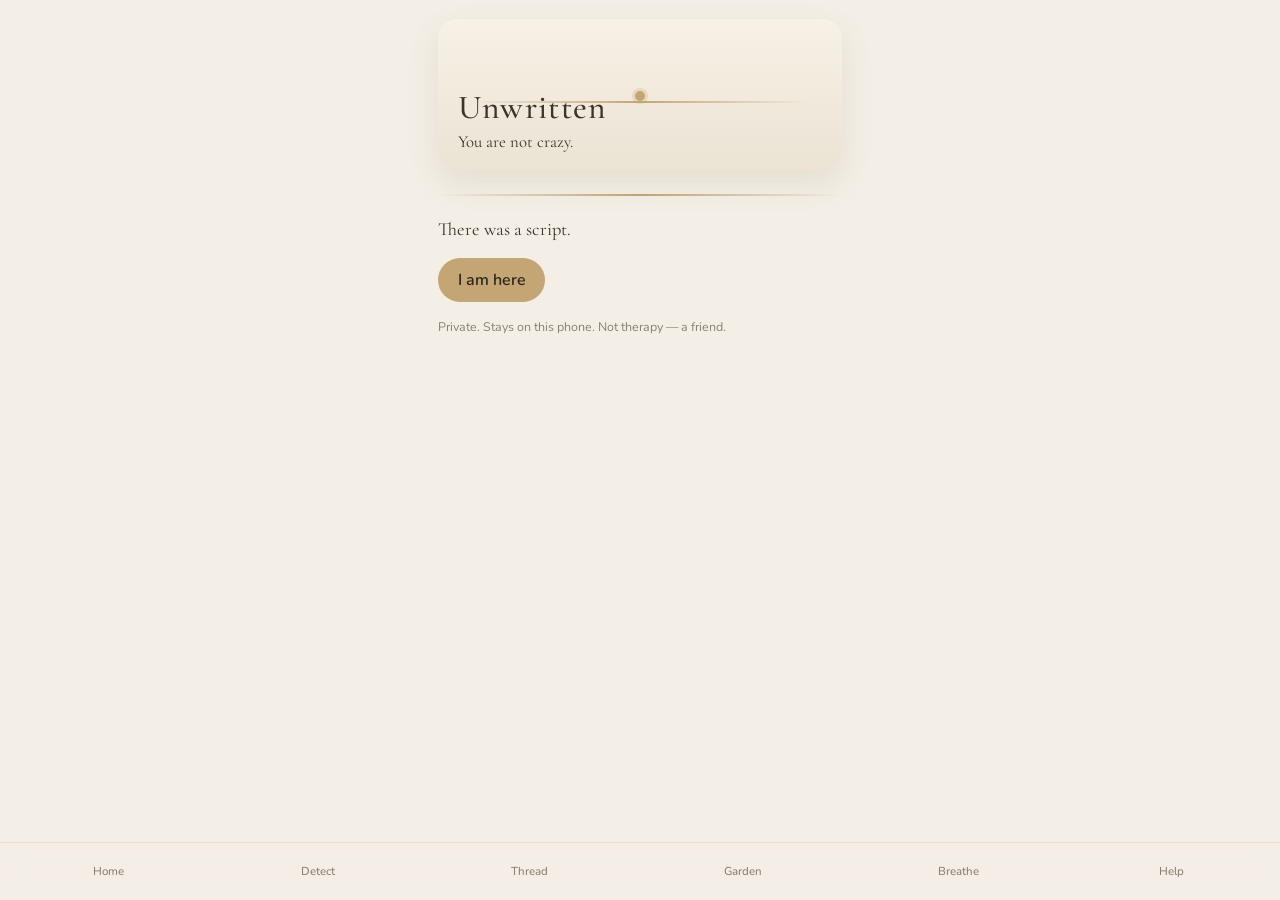
<file: unwritten/index.html>
<!DOCTYPE html>
<html lang="en">
<head>
<meta charset="UTF-8"/>
<meta name="viewport" content="width=device-width,initial-scale=1,viewport-fit=cover"/>
<meta name="theme-color" content="#f4efe6"/>
<meta name="apple-mobile-web-app-capable" content="yes"/>
<title>Unwritten</title>
<link rel="manifest" href="./manifest.webmanifest"/>
<link rel="icon" href="./icon.svg"/>
<link rel="apple-touch-icon" href="./icon.svg"/>
<link rel="preconnect" href="https://fonts.googleapis.com"/>
<link href="https://fonts.googleapis.com/css2?family=Cormorant+Garamond:ital,wght@0,500;0,600;1,500&family=Nunito:wght@400;500;600&display=swap" rel="stylesheet"/>
<style>
:root{--cream:#f4efe6;--paper:#fffaf3;--ink:#3a342c;--soft:#8a8174;--sage:#6f7f6c;--gold:#c4a574;--gold-ink:#2d261c;--line:#eadfce}
*{box-sizing:border-box}html,body{margin:0;background:var(--cream);color:var(--ink);font-family:Nunito,system-ui,sans-serif}
button,a,[role=button]{cursor:pointer}
h1,h2,h3{font-family:"Cormorant Garamond",Georgia,serif;font-weight:500;text-wrap:balance;margin:0}
p{text-wrap:pretty}
.app{max-width:440px;margin:0 auto;min-height:100dvh;padding:max(1.2rem,env(safe-area-inset-top)) 1.15rem calc(5.4rem + env(safe-area-inset-bottom))}
.app.cover-pad{padding-bottom:2rem}
.screen{display:none}.screen.on{display:block}
.brand{font-size:1.7rem;letter-spacing:.02em}
.muted{color:var(--soft);font-size:.88rem;line-height:1.5}
.card{background:var(--paper);border-radius:1.1rem;padding:1rem 1.05rem;margin:.55rem 0;box-shadow:0 8px 24px rgba(90,70,40,.06)}
.card h3{font-size:1.22rem;margin-bottom:.2rem}
.gold-edge{border-left:3px solid var(--gold)}
.btn{display:inline-flex;align-items:center;justify-content:center;min-height:44px;border:0;border-radius:999px;padding:.7rem 1.2rem;font:600 1rem Nunito,system-ui;background:var(--gold);color:var(--gold-ink)}
.ghost{background:transparent;border:1px solid var(--line);color:var(--ink)}
textarea,input{width:100%;border:0;border-radius:.9rem;background:var(--paper);color:var(--ink);font:1rem Nunito,system-ui;padding:.9rem;margin:.35rem 0}
textarea{min-height:7rem;resize:vertical}
.door{display:block;width:100%;text-align:left;background:var(--paper);border:0;border-radius:1.1rem;padding:1rem;margin:.45rem 0;box-shadow:0 8px 24px rgba(90,70,40,.06);color:inherit}
.door b{display:block;font-family:"Cormorant Garamond",Georgia,serif;font-size:1.2rem;font-weight:500}
.door span{color:var(--soft);font-size:.82rem}
.nav{position:fixed;left:0;right:0;bottom:0;display:flex;justify-content:space-around;background:rgba(244,239,230,.94);backdrop-filter:blur(10px);border-top:1px solid var(--line);padding:.35rem .3rem calc(.45rem + env(safe-area-inset-bottom));z-index:5}
.nav button{background:0;border:0;color:var(--soft);font:500 .72rem Nunito,system-ui;min-height:44px;min-width:44px}
.nav button.on{color:var(--ink)}
.thread{height:2px;width:0;margin:1.4rem 0;border-radius:99px;background:linear-gradient(90deg,transparent,var(--gold),transparent);animation:draw 1.6s ease forwards}
@keyframes draw{to{width:100%}}
.hero{width:100%;border-radius:1.2rem;overflow:hidden;background:linear-gradient(180deg,#f7f1e6,#ebe3d4);min-height:9.5rem;display:flex;flex-direction:column;justify-content:flex-end;padding:1.1rem 1.2rem 1.2rem;box-shadow:0 12px 32px rgba(90,70,40,.1);position:relative}
.hero:before{content:"";position:absolute;left:8%;right:8%;top:54%;height:2px;background:linear-gradient(90deg,transparent,#c4a574,transparent);border-radius:99px}
.hero:after{content:"";position:absolute;left:50%;top:50%;width:10px;height:10px;margin:-4px 0 0 -5px;border-radius:50%;background:#c4a574;box-shadow:0 0 0 3px rgba(196,165,116,.25)}
.hero h1{position:relative;z-index:1;font-size:2.1rem;letter-spacing:.04em}
.hero p{position:relative;z-index:1;margin:.2rem 0 0;font-family:"Cormorant Garamond",Georgia,serif;font-size:1.05rem}
.orb{width:140px;height:140px;border-radius:50%;margin:1.2rem auto;background:radial-gradient(circle at 40% 35%,#e7d7b3,var(--sage));animation:breathe 8s ease-in-out infinite}
@keyframes breathe{0%,100%{transform:scale(.86)}50%{transform:scale(1.06)}}
.garden{display:flex;flex-wrap:wrap;gap:.4rem;min-height:4.5rem;align-items:flex-end;padding:.4rem 0 1rem;font-size:1.6rem}
.tap{display:flex;justify-content:space-between;align-items:center;gap:.75rem;min-height:48px;padding:.75rem .9rem;margin-top:.45rem;border-radius:.85rem;background:var(--cream);color:var(--ink);text-decoration:none}
.tap b{font-size:.92rem}.tap span{color:var(--gold);font-weight:700;font-size:.88rem;flex-shrink:0}
.tiny{font-size:.78rem;color:var(--soft);line-height:1.45}
@media (prefers-reduced-motion:reduce){.thread,.orb{animation:none}.thread{width:100%}}
</style>
</head>
<body>
<div class="app cover-pad" id="app">

<section id="cover" class="screen on">
  <div class="hero">
    <h1>Unwritten</h1>
    <p>You are not crazy.</p>
  </div>
  <div class="thread"></div>
  <p style="font-family:'Cormorant Garamond',Georgia,serif;font-size:1.15rem;margin:.2rem 0 1.1rem">There was a script.</p>
  <button class="btn" data-go="home">I am here</button>
  <p class="tiny" style="margin-top:1rem">Private. Stays on this phone. Not therapy — a friend.</p>
</section>

<section id="home" class="screen">
  <header><p class="brand">Unwritten</p><p class="muted">Your story is still being written.</p></header>
  <button class="door" data-go="detect"><b>Detect</b><span>What just happened?</span></button>
  <button class="door" data-go="thread"><b>Thread</b><span>Map the story</span></button>
  <button class="door" data-go="beads"><b>Beads</b><span>Reality Anchor</span></button>
  <button class="door" data-go="exit"><b>Way out</b><span>Exit Map</span></button>
  <button class="door" data-go="garden"><b>Garden</b><span>What is growing</span></button>
  <button class="door" data-go="breathe"><b>Breathe</b><span>Thirty seconds</span></button>
  <button class="door" data-go="help"><b>Help</b><span>Helplines you can tap</span></button>
</section>

<section id="detect" class="screen">
  <h2 class="brand">Detect</h2>
  <p class="muted">Tell me what she just did. I will name the move — not you.</p>
  <textarea id="what" placeholder="She said…"></textarea>
  <div style="display:flex;gap:.5rem;flex-wrap:wrap;margin:.4rem 0 1rem">
    <button class="btn ghost" id="listen">Speak</button>
    <button class="btn" id="nameit">Name it</button>
  </div>
  <div id="hits"></div>
</section>

<section id="thread" class="screen">
  <h2 class="brand">Thread</h2>
  <p class="muted">Knots on your thread. The script, in your words.</p>
  <input id="knot" placeholder="A year, a shift, a first time you saw it"/>
  <button class="btn" id="addknot">Add a knot</button>
  <div id="knots"></div>
</section>

<section id="beads" class="screen">
  <h2 class="brand">Reality Anchor</h2>
  <p class="muted">Your words. Your date. Proof against rewritten history.</p>
  <textarea id="bead" placeholder="What is true"></textarea>
  <button class="btn" id="addbead">String this bead</button>
  <div id="beadlist"></div>
</section>

<section id="exit" class="screen">
  <h2 class="brand">Exit Map</h2>
  <p class="muted">Optional paths. You choose. Never all at once.</p>
  <div class="card"><h3>Grey rock</h3><p class="muted">Short, dull, factual. You are reducing fuel, not winning the argument.</p><button class="btn ghost" data-step="grey">I tried this</button></div>
  <div class="card"><h3>Low contact</h3><p class="muted">Fewer doors. Planned time. A script of your own for the call.</p><button class="btn ghost" data-step="low">I tried this</button></div>
  <div class="card"><h3>No contact</h3><p class="muted">A closed door can be love for the girl you were.</p><button class="btn ghost" data-step="no">I chose this</button></div>
  <div class="card"><h3>Rebuild</h3><p class="muted">Friends who believe you. Money of your own. A life that is not her audience.</p><button class="btn ghost" data-step="rebuild">I took a step</button></div>
</section>

<section id="garden" class="screen">
  <h2 class="brand">Garden</h2>
  <p class="muted">It grows when you name a pattern, save a truth, or take a step.</p>
  <div class="garden" id="sprouts"></div>
  <div id="stars" class="muted"></div>
</section>

<section id="breathe" class="screen">
  <h2 class="brand">Breathe</h2>
  <div class="orb"></div>
  <p style="text-align:center;font-family:'Cormorant Garamond',Georgia,serif;font-size:1.15rem">In for four. Hold. Out for six.</p>
  <div class="card"><h3>Five things</h3><p class="muted">See five. Touch four. Hear three. Soften two. Name one true thing from your Anchor.</p></div>
  <div class="card"><h3>Reality check</h3><p class="muted" id="lastbead">Your last bead will appear here when you have one.</p></div>
  <div class="card"><h3>If you are in danger</h3><p class="muted">AU 000 · 1800RESPECT 1800 737 732<br>US 911 · 1-800-799-7233<br>UK 999 · 0808 2000 247</p>
  <button class="btn ghost" data-go="help">All helplines</button></div>
  <p class="tiny">Unwritten is a companion, not therapy and not a diagnosis.</p>
</section>

<section id="help" class="screen">
  <h2 class="brand">Help</h2>
  <p class="muted">If you are in immediate danger, call your local emergency number.</p>
  <div class="card"><h3>Australia</h3>
    <a class="tap" href="tel:000"><b>Emergency</b><span>000</span></a>
    <a class="tap" href="tel:131114"><b>Lifeline</b><span>13 11 14</span></a>
    <a class="tap" href="tel:1300224636"><b>Beyond Blue</b><span>1300 22 4636</span></a>
    <a class="tap" href="tel:1800737732"><b>1800RESPECT</b><span>1800 737 732</span></a>
    <a class="tap" href="tel:1300659467"><b>Suicide Call Back Service</b><span>1300 659 467</span></a>
    <a class="tap" href="tel:139276"><b>13YARN</b><span>13 92 76</span></a>
    <a class="tap" href="tel:1300657380"><b>Blue Knot Foundation</b><span>1300 657 380</span></a>
  </div>
  <div class="card"><h3>United States</h3>
    <a class="tap" href="tel:911"><b>Emergency</b><span>911</span></a>
    <a class="tap" href="tel:988"><b>988 Suicide and Crisis Lifeline</b><span>Call 988</span></a>
    <a class="tap" href="sms:988"><b>988 Suicide and Crisis Lifeline</b><span>Text 988</span></a>
    <a class="tap" href="sms:741741?body=HOME"><b>Crisis Text Line</b><span>Text HOME to 741741</span></a>
    <a class="tap" href="tel:18007997233"><b>National Domestic Violence Hotline</b><span>1-800-799-7233</span></a>
    <a class="tap" href="sms:88788?body=START"><b>National Domestic Violence Hotline</b><span>Text START to 88788</span></a>
    <a class="tap" href="tel:18006564673"><b>RAINN</b><span>1-800-656-4673</span></a>
  </div>
  <div class="card"><h3>United Kingdom</h3>
    <a class="tap" href="tel:999"><b>Emergency</b><span>999</span></a>
    <a class="tap" href="tel:116123"><b>Samaritans</b><span>116 123</span></a>
    <a class="tap" href="sms:85258?body=SHOUT"><b>Shout</b><span>Text SHOUT to 85258</span></a>
    <a class="tap" href="tel:08082000247"><b>National Domestic Abuse Helpline</b><span>0808 2000 247</span></a>
  </div>
  <div class="card"><h3>Canada</h3>
    <a class="tap" href="tel:911"><b>Emergency</b><span>911</span></a>
    <a class="tap" href="tel:988"><b>9-8-8 Suicide Crisis Helpline</b><span>Call 988</span></a>
    <a class="tap" href="sms:988"><b>9-8-8 Suicide Crisis Helpline</b><span>Text 988</span></a>
    <a class="tap" href="tel:18006686868"><b>Kids Help Phone</b><span>1-800-668-6868</span></a>
    <a class="tap" href="sms:686868?body=CONNECT"><b>Kids Help Phone</b><span>Text CONNECT to 686868</span></a>
    <a class="tap" href="tel:18552423310"><b>Hope for Wellness</b><span>1-855-242-3310</span></a>
    <a class="tap" href="https://sheltersafe.ca" target="_blank" rel="noopener"><b>Local shelters</b><span>sheltersafe.ca</span></a>
  </div>
  <div class="card"><h3>Other countries</h3>
    <a class="tap" href="https://findahelpline.com" target="_blank" rel="noopener"><b>Find A Helpline</b><span>findahelpline.com</span></a>
  </div>
  <p class="tiny">Unwritten is a companion, not therapy and not a diagnosis.</p>
</section>
</div>

<nav class="nav" id="nav" hidden>
  <button data-go="home">Home</button>
  <button data-go="detect">Detect</button>
  <button data-go="thread">Thread</button>
  <button data-go="garden">Garden</button>
  <button data-go="breathe">Breathe</button>
  <button data-go="help">Help</button>
</nav>

<script>
const P=[
{n:"Guilt trip",k:["after all","ungrateful","i sacrificed","if you loved me","how could you"],is:"She made your boundary look like cruelty.",not:"Caring for yourself is not a betrayal."},
{n:"Smear campaign",k:["told everyone","crazy","everyone thinks","your family","she said you"],is:"She is recruiting an audience so your story sounds like the problem.",not:"Other people repeating her line does not make it true."},
{n:"Love-bombing",k:["so proud","i miss you","come home","gifts","love you so much"],is:"Warmth after cold is often a reset, not a change.",not:"You do not have to pay for the kind hour with your doubt."},
{n:"Discard",k:["done with you","cut off","not my daughter","dead to me","kicked out"],is:"The drop is control. Absence is being used as a weapon.",not:"Being dropped does not mean you were disposable."},
{n:"Gaslighting",k:["never happened","you imagined","too sensitive","that is not what","making it up","memory"],is:"She moved the ground so you would doubt your own feet.",not:"Your feet were fine."},
{n:"Triangulation",k:["your sister","your brother","even your","everyone agrees","dad thinks"],is:"A third person was pulled in so you would feel outnumbered.",not:"A chorus she assembled is not a verdict."},
{n:"Silent treatment",k:["ignored","will not speak","silent","blanked","no reply"],is:"Silence is being used to make you chase.",not:"You do not have to earn basic respect."},
{n:"Hoovering",k:["just checking","family event","hospital","please call","i need you"],is:"A pull back in, often through duty or crisis.",not:"A hook is not the same as repair."},
{n:"DARVO",k:["you are the abusive","you hurt me","after what you did","i am the victim"],is:"Deny, attack, reverse victim and offender. You became the problem in her telling.",not:"Naming harm is not harm."},
{n:"Flying monkeys",k:["your aunt","cousin said","they told me to","family is worried"],is:"Other people were sent to do the reaching for her.",not:"Their worry can still be her script."},
{n:"Parentification",k:["you are the only one","i have no one","look after me","my rock"],is:"You were asked to be the grown-up in a room that was not yours to hold.",not:"A child is not a parent to her mother."},
{n:"FOG",k:["selfish","duty","family first","you owe","afraid"],is:"Fear, obligation, guilt. The fog is the method.",not:"Fog is not love."},
{n:"Rewriting history",k:["i never","you remember wrong","that is not how","always loved you"],is:"The past is being edited so you lose the evidence.",not:"Write it down. That is why the beads exist."}
];
const L=k=>{try{return JSON.parse(localStorage.getItem("uw-"+k)||"[]")}catch(e){return[]}};
const S=(k,v)=>localStorage.setItem("uw-"+k,JSON.stringify(v));
const app=document.getElementById("app");
const nav=document.getElementById("nav");
function go(id){
  document.querySelectorAll(".screen").forEach(s=>s.classList.toggle("on",s.id===id));
  nav.hidden=id==="cover";
  app.classList.toggle("cover-pad",id==="cover");
  nav.querySelectorAll("button").forEach(b=>b.classList.toggle("on",b.dataset.go===id||(id==="home"&&b.dataset.go==="home")));
  if(id==="garden")garden();
  if(id==="breathe"){
    const b=L("beads")[0];
    document.getElementById("lastbead").textContent=b?b.txt:"Your last bead will appear here when you have one.";
  }
  if(id==="thread")drawKnots();
  if(id==="beads")drawBeads();
  window.scrollTo({top:0,behavior:"smooth"});
}
document.querySelectorAll("[data-go]").forEach(el=>el.addEventListener("click",()=>{
  if(el.dataset.go==="home")localStorage.setItem("uw-seen","1");
  go(el.dataset.go);
}));
if(localStorage.getItem("uw-seen")==="1")go("home");
document.getElementById("nameit").onclick=()=>{
  const t=(document.getElementById("what").value||"").toLowerCase();
  const hits=P.map(p=>({p,s:p.k.reduce((n,k)=>n+(t.includes(k)?1:0),0)})).filter(x=>x.s).sort((a,b)=>b.s-a.s);
  const box=document.getElementById("hits");
  if(!hits.length){box.innerHTML='<div class="card"><p class="muted">I hear you. If the name is not here yet, save it as a bead anyway. The feeling still counts.</p></div>';return;}
  box.innerHTML=hits.map(({p})=>`<div class="card gold-edge"><h3>${p.n}</h3><p>${p.is}</p><p class="muted">${p.not}</p>
    <div style="display:flex;gap:.5rem;flex-wrap:wrap;margin-top:.6rem">
      <button class="btn ghost save" data-n="${p.n}">Save this bead</button>
      <button class="btn ghost" data-go="breathe">I need to breathe</button>
    </div></div>`).join("");
  box.querySelectorAll(".save").forEach(b=>b.onclick=()=>{
    const txt=document.getElementById("what").value.trim();
    S("beads",[{t:new Date().toISOString(),n:b.dataset.n,txt},...L("beads")]);
    S("detects",[...L("detects"),b.dataset.n]);
    go("beads");
  });
  box.querySelectorAll("[data-go=breathe]").forEach(b=>b.onclick=()=>go("breathe"));
};
document.getElementById("listen").onclick=()=>{
  const SR=window.SpeechRecognition||window.webkitSpeechRecognition;
  if(!SR){alert("Speak works in Chrome.");return;}
  const r=new SR();r.lang="en-AU";r.onresult=e=>{
    const w=e.results[0][0].transcript;
    const el=document.getElementById("what");el.value=(el.value?el.value+" ":"")+w;
  };r.start();
};
document.getElementById("addknot").onclick=()=>{
  const v=document.getElementById("knot").value.trim();if(!v)return;
  S("knots",[{t:new Date().toISOString(),txt:v},...L("knots")]);
  document.getElementById("knot").value="";drawKnots();
};
document.getElementById("addbead").onclick=()=>{
  const v=document.getElementById("bead").value.trim();if(!v)return;
  S("beads",[{t:new Date().toISOString(),n:"Truth",txt:v},...L("beads")]);
  document.getElementById("bead").value="";drawBeads();
};
document.querySelectorAll("[data-step]").forEach(b=>b.onclick=()=>{
  const s=L("steps");if(!s.includes(b.dataset.step)){s.push(b.dataset.step);S("steps",s);}
  b.textContent="On your thread";
});
function drawKnots(){
  const k=L("knots");
  document.getElementById("knots").innerHTML=k.length?k.map(x=>`<p class="card">${esc(x.txt)}<span class="tiny" style="display:block;margin-top:.3rem">${x.t.slice(0,10)}</span></p>`).join(""):'<p class="muted">Golden child years. Scapegoat shift. The first time you saw the script.</p>';
}
function drawBeads(){
  const b=L("beads");
  document.getElementById("beadlist").innerHTML=b.length?b.map(x=>`<p class="card"><b>${esc(x.n||"Truth")}</b><br>${esc(x.txt)}<span class="tiny" style="display:block;margin-top:.3rem">${x.t.slice(0,10)}</span></p>`).join(""):'<p class="muted">Nothing here yet. Your first bead can be one true sentence.</p>';
}
function garden(){
  const n=Math.min(18,L("detects").length+L("beads").length+L("knots").length+L("steps").length);
  const leaves=["🌿","🍃","🌱","🌸","🌼","🌾"];
  document.getElementById("sprouts").innerHTML=n?Array.from({length:n},(_,i)=>`<span>${leaves[i%leaves.length]}</span>`).join(""):'<span class="muted" style="font-size:.9rem">The first leaf arrives when you name something.</span>';
  document.getElementById("stars").innerHTML=L("beads").slice(0,6).map(x=>"✦ "+esc(x.txt.split(" ").slice(0,5).join(" "))).join("<br>");
}
function esc(s){return String(s).replace(/[&<>"]/g,c=>({"&":"&"+"amp;","<":"&"+"lt;",">":"&"+"gt;",'"':"&"+"quot;"}[c]));}
if("serviceWorker" in navigator)navigator.serviceWorker.register("./sw.js");
</script>
</body>
</html>
</file>
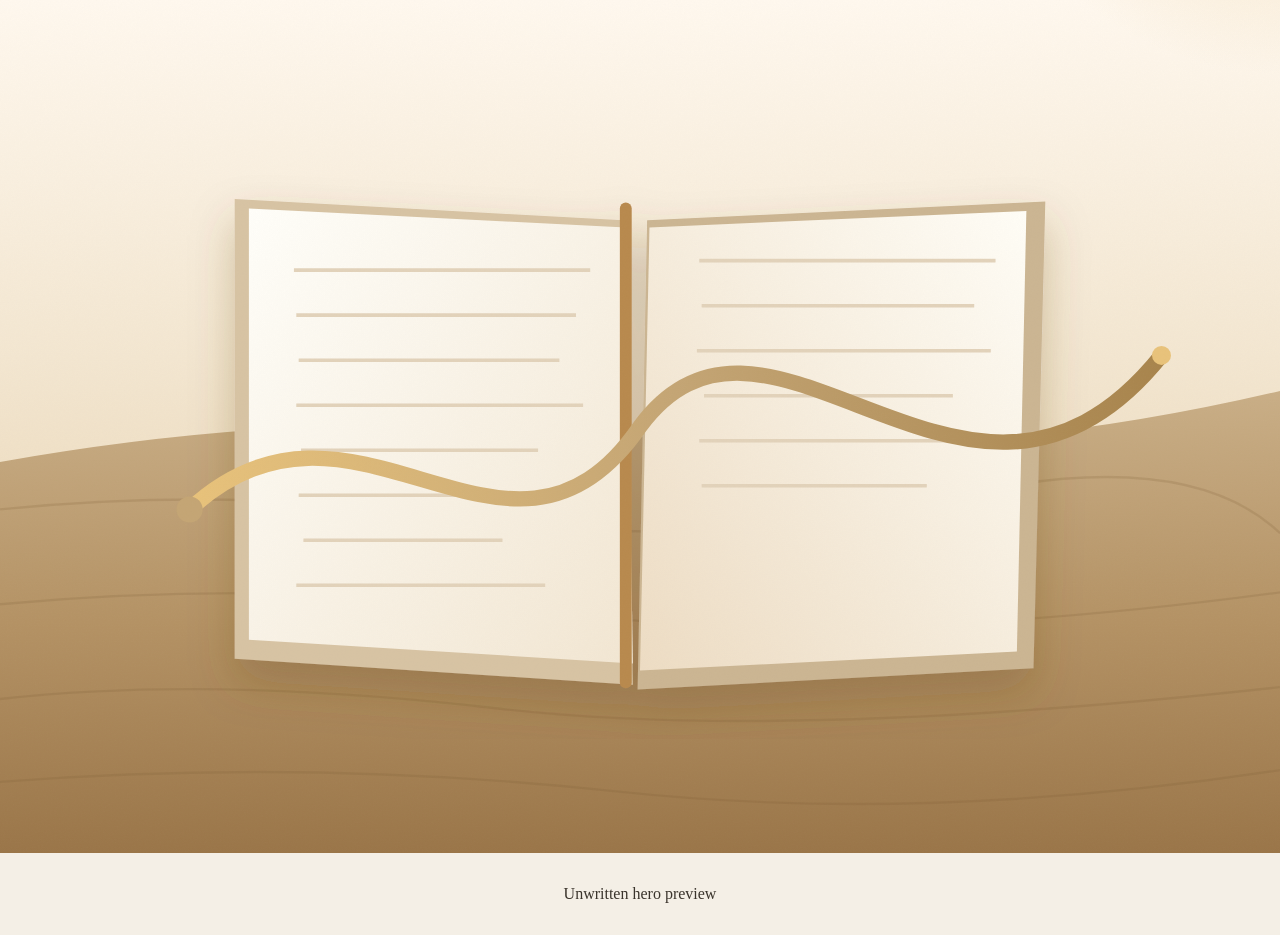
<file: unwritten/preview-hero.html>
<!DOCTYPE html><html><head><meta charset="utf-8"><meta name="viewport" content="width=device-width,initial-scale=1"><title>Unwritten hero</title><style>body{margin:0;background:#f4efe6;font-family:Georgia,serif;color:#3a342c}img{width:100%;display:block}p{padding:1rem;text-align:center}</style></head><body><img src="./cover.svg" alt="Open journal with gold thread"><p>Unwritten hero preview</p></body></html>
</file>
